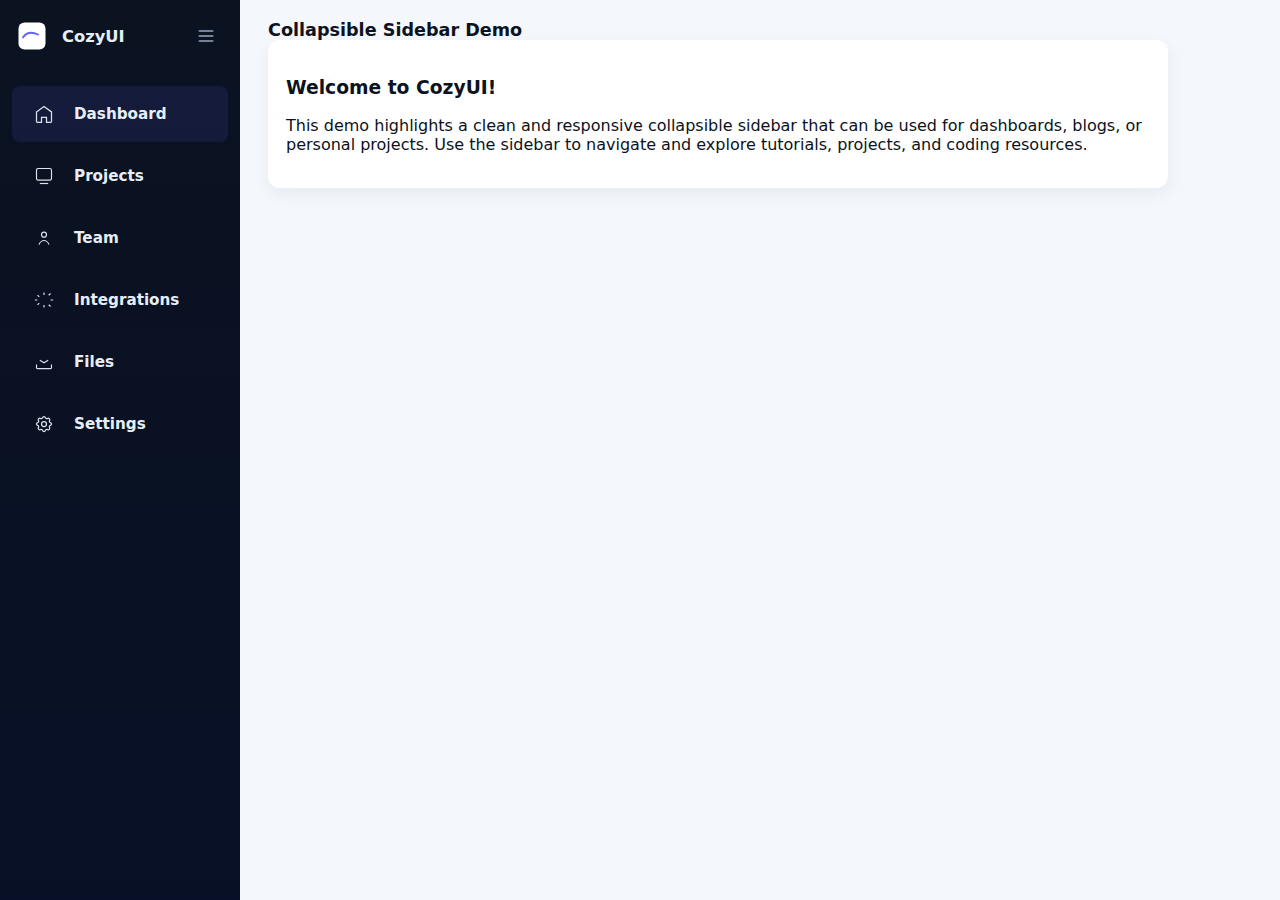
<file: Task-1/index.html>
<!doctype html>
<html lang="en">

<head>
  <meta charset="utf-8" />
  <meta name="viewport" content="width=device-width,initial-scale=1" />
  <title>Collapsible Sidebar</title>
  <link rel="stylesheet" href="style.css" />
</head>

<body>
  <div class="app">
    <aside id="sidebar">
      <div class="sidebar-top">
        <div class="logo">
          <svg class="logo-mark" viewBox="0 0 48 48" fill="none" xmlns="http://www.w3.org/2000/svg">
            <rect x="6" y="6" width="36" height="36" rx="8" fill="white" />
            <path d="M12 26C16 20 23 18 32 22" stroke="#6366f1" stroke-width="2.5" stroke-linecap="round"
              stroke-linejoin="round" />
          </svg>
          <span class="logo-text">CozyUI</span>
        </div>
        
        <button id="button" class="style-scope yt-icon-button" aria-label="Collapse sidebar" aria-pressed="false">
          <svg viewBox="0 0 24 24" fill="none">
            <path d="M4 6h16M4 12h16M4 18h16" stroke="currentColor" stroke-width="2" stroke-linecap="round"
              stroke-linejoin="round" />
          </svg>
        </button>
      </div>
      <nav class="nav">
        <ul>
          <li>
            <a href="#" class="active">
              <span class="icon">
                <svg viewBox="0 0 24 24" fill="none" stroke="currentColor" stroke-width="1.5">
                  <path d="M3 9.5L12 3l9 6.5V21a1 1 0 0 1-1 1h-5v-6H9v6H4a1 1 0 0 1-1-1V9.5z" />
                </svg>
              </span>
              <span class="label">Dashboard</span>
            </a>
          </li>
          <li><a href="#"><span class="icon"><svg viewBox="0 0 24 24" fill="none">
                  <rect x="3" y="3" width="18" height="14" rx="2" stroke="currentColor" stroke-width="1.4" />
                  <path d="M7 21h10" stroke="currentColor" stroke-width="1.4" />
                </svg></span><span class="label">Projects</span></a></li>
          <li><a href="#"><span class="icon"><svg viewBox="0 0 24 24" fill="none">
                  <circle cx="12" cy="8" r="3" stroke="currentColor" stroke-width="1.4" />
                  <path d="M6 20c1-3 4-5 6-5s5 2 6 5" stroke="currentColor" stroke-width="1.4" />
                </svg></span><span class="label">Team</span></a></li>
          <li><a href="#"><span class="icon"><svg viewBox="0 0 24 24" fill="none">
                  <path
                    d="M12 3v3M12 18v3M4.2 6.2l2.1 2.1M17.7 17.7l2.1 2.1M1 12h3M20 12h3M4.2 17.8l2.1-2.1M17.7 6.3l2.1-2.1"
                    stroke="currentColor" stroke-width="1.4" />
                </svg></span><span class="label">Integrations</span></a></li>
          <li><a href="#"><span class="icon"><svg viewBox="0 0 24 24" fill="none">
                  <path d="M21 15v4a1 1 0 0 1-1 1H4a1 1 0 0 1-1-1v-4" stroke="currentColor" stroke-width="1.4" />
                  <path d="M7 10l5 3 5-3" stroke="currentColor" stroke-width="1.4" />
                </svg></span><span class="label">Files</span></a></li>
          <li>
            <a href="#">
              <span class="icon">
                <svg viewBox="0 0 24 24" fill="none" stroke="currentColor" stroke-width="1.5">
                  <path
                    d="M10.325 4.317c.426-1.756 2.924-1.756 3.35 0a1.724 1.724 0 002.591 1.009c1.543-.89 3.313.88 2.424 2.423a1.724 1.724 0 001.009 2.592c1.756.426 1.756 2.924 0 3.35a1.724 1.724 0 00-1.009 2.591c.89 1.543-.88 3.313-2.423 2.424a1.724 1.724 0 00-2.592 1.009c-.426 1.756-2.924 1.756-3.35 0a1.724 1.724 0 00-2.591-1.009c-1.543.89-3.313-.88-2.424-2.423a1.724 1.724 0 00-1.009-2.592c-1.756-.426-1.756-2.924 0-3.35a1.724 1.724 0 001.009-2.591c-.89-1.543.88-3.313 2.423-2.424.996.573 2.243.07 2.591-1.009z" />
                  <circle cx="12" cy="12" r="3" />
                </svg>
              </span>
              <span class="label">Settings</span>
            </a>
          </li>
        </ul>
      </nav>


    </aside>
    <div class="content">
      <header class="topbar">
        <button id="openBtn" class="hamburger" aria-label="Open sidebar">
          <svg viewBox="0 0 24 24" fill="none">
            <path d="M4 6h16M4 12h16M4 18h16" stroke="currentColor" stroke-width="1.6" />
          </svg>
        </button>
        <h2 class="page-title">Collapsible Sidebar Demo</h2>
      </header>
      <main>
        <section class="card">
         
          <h3>Welcome to CozyUI!</h3>
          <p> This demo highlights a clean and responsive collapsible sidebar that can be used for dashboards, blogs, or personal projects. Use the sidebar to navigate and explore tutorials, projects, and coding resources. </p>
        </section>
      </main>
    </div>
    <div id="overlay"></div>
  </div>
  <script src="script.js"></script>
</body>

</html>
</file>
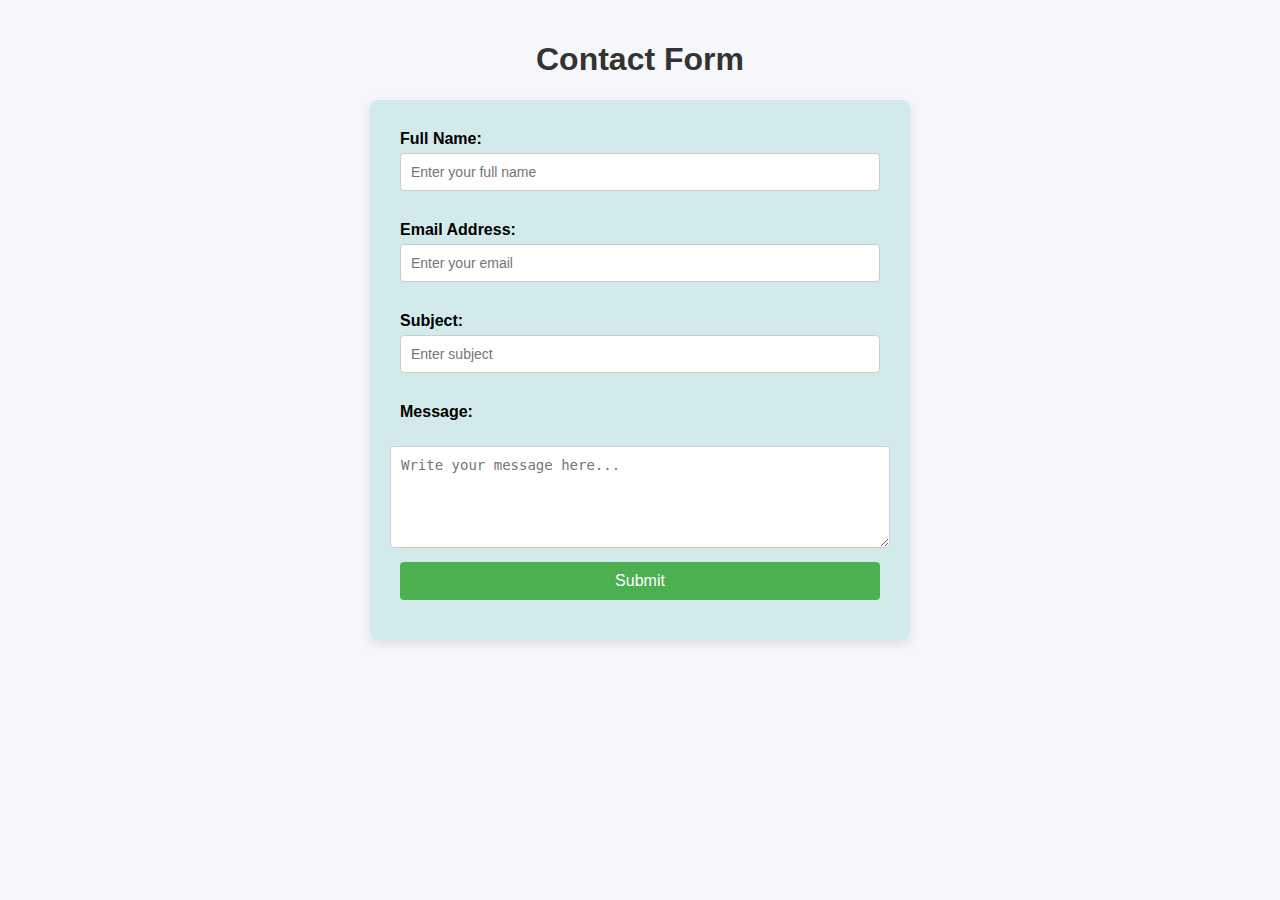
<file: Task-2/index.html>
<!DOCTYPE html>
<html lang="en">

<head>
    <meta charset="UTF-8">
    <meta name="viewport" content="width=device-width, initial-scale=1.0">
    <title>Contact Form</title>
    <link rel="stylesheet" href="style.css">
</head>

<body>
    <h1>Contact Form</h1>
    <form id="contactForm" class="multiple" novalidate>

        <div>
            <span class="red">
                <label for="fullname">Full Name:</label>
                <input type="text" id="fullname" name="fullname" placeholder="Enter your full name" required>
            </span>
        </div>

        <div>
            <span class="red">
                <label for="email">Email Address:</label>
                <input type="email" id="email" name="email" placeholder="Enter your email" required>
            </span>
        </div>

        <div>
            <span class="red">
                <label for="subject">Subject:</label>
                <input type="text" id="subject" name="subject" placeholder="Enter subject" required>
            </span>
        </div>

        <div>
            <span class="red">
                <label for="message">Message:</label>
            </span>
        </div>
        <div>
            <textarea id="message" name="message" rows="5" cols="40" placeholder="Write your message here..."
                required></textarea>
        </div>

        <div>
            <span class="red">
                <input type="submit" value="Submit">
            </span>
        </div>

    </form>

    <script src="script.js"></script>
</body>

</html>
</file>
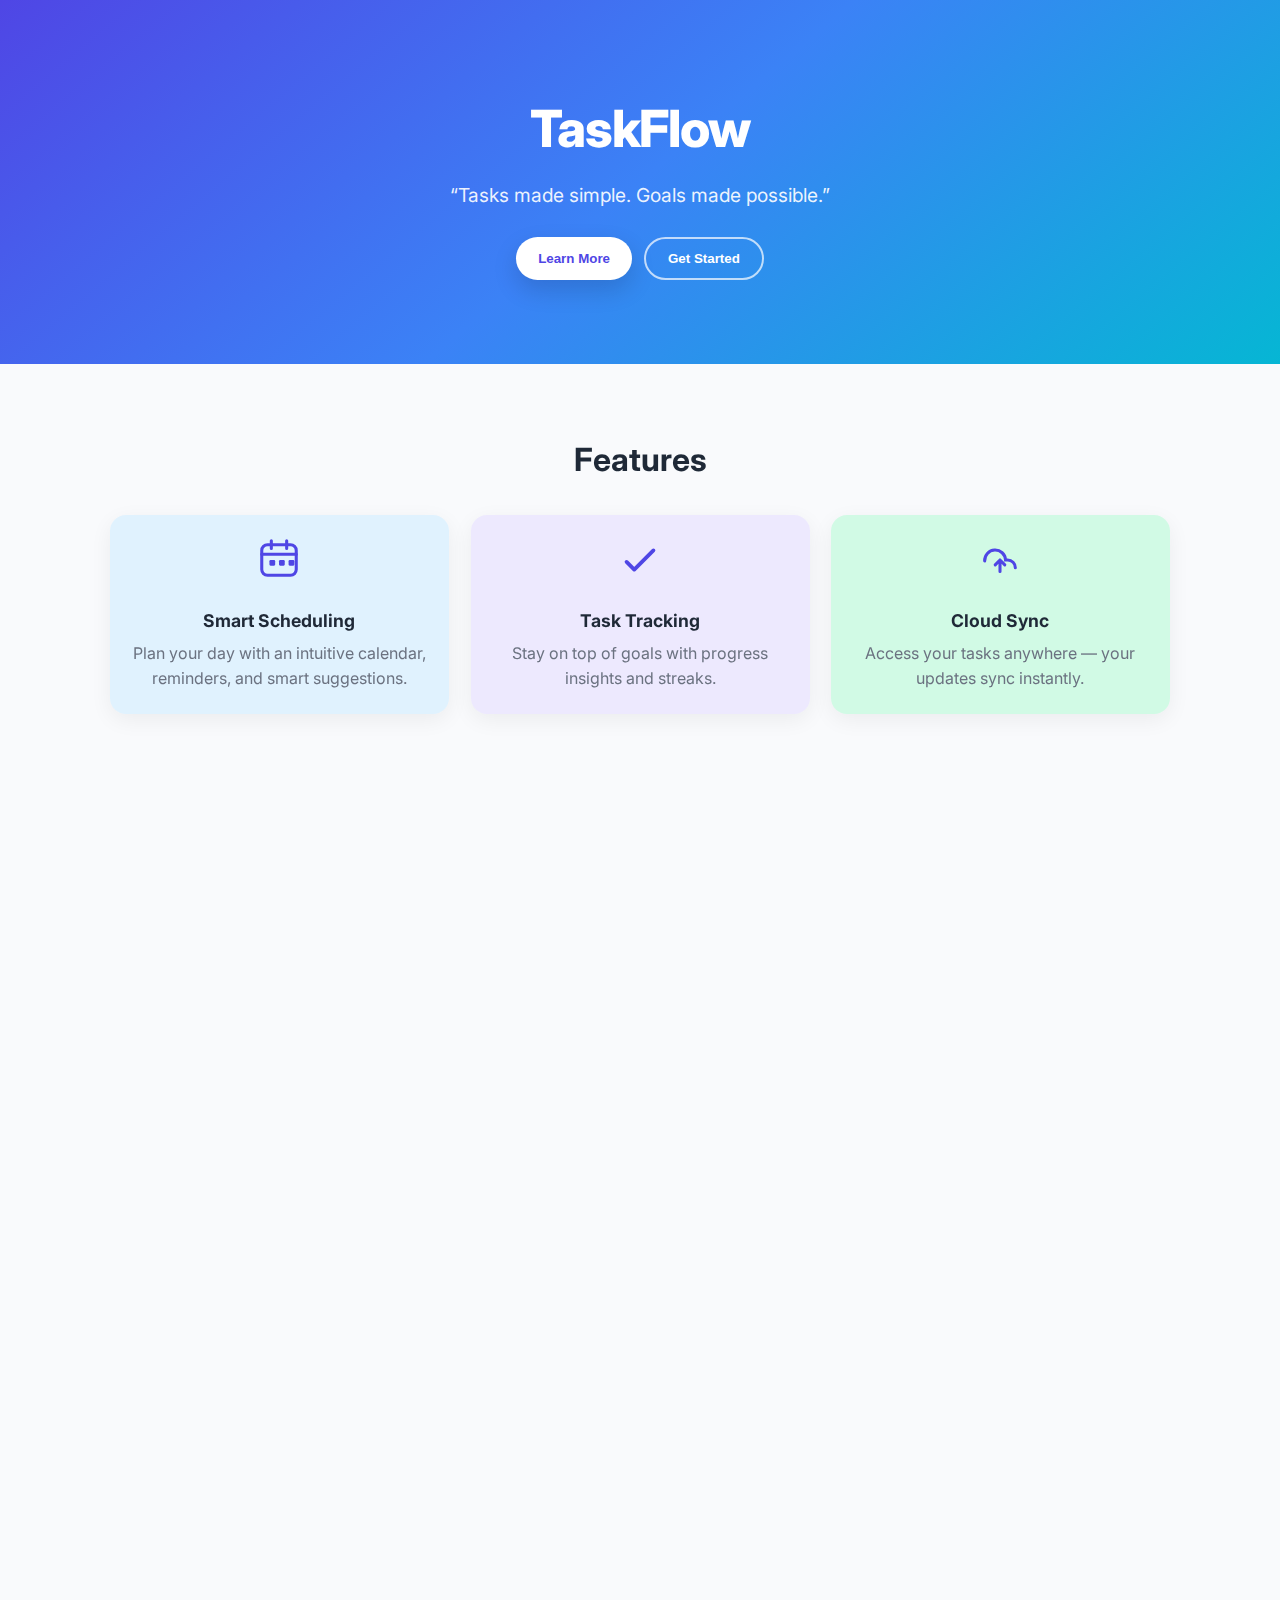
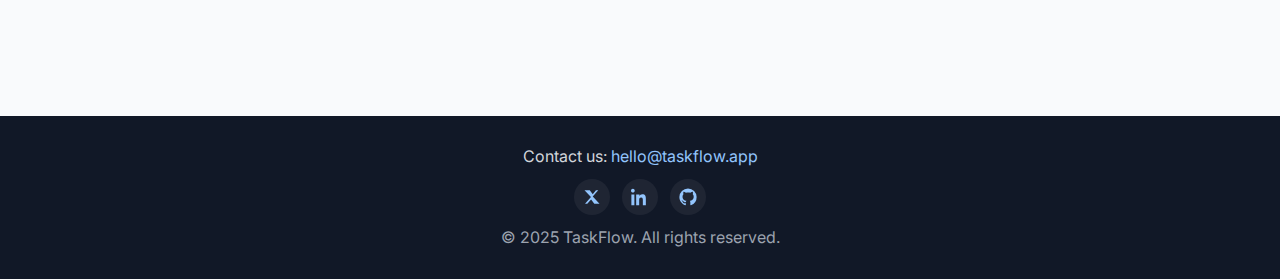
<file: Task-3/index.html>
<!DOCTYPE html>
<html lang="en">

<head>
  <meta charset="UTF-8" />
  <meta name="viewport" content="width=device-width, initial-scale=1.0" />
  <title>TaskFlow — Organize Your Life</title>
  <link href="https://fonts.googleapis.com/css2?family=Inter:wght@400;600;700&display=swap" rel="stylesheet" />
  <link rel="stylesheet" href="style.css" />
</head>

<body>

  <!-- Hero -->
  <header id="hero">
    <div class="container hero-inner">
      <h1>TaskFlow</h1>
      <p>“Tasks made simple. Goals made possible.”</p>
      <div class="hero-cta">
        <button id="ctaBtn" class="cta-button" data-target="#features">Learn More</button>
        <button class="cta-button outlined" data-target="#pricing">Get Started</button>
      </div>
    </div>
  </header>

  <!-- Features -->
  <section id="features" class="reveal">
    <div class="container">
      <h2>Features</h2>
      <div class="grid features">
        <article class="card feature-card tint-blue">
          <!-- Calendar icon -->
          <svg viewBox="0 0 24 24" aria-hidden="true" class="icon-lg">
            <rect x="3" y="4" width="18" height="16" rx="3" ry="3" stroke="currentColor" fill="none"
              stroke-width="1.6" />
            <path d="M8 2v4M16 2v4M3 9h18" stroke="currentColor" stroke-width="1.6" stroke-linecap="round" />
            <rect x="7" y="12" width="3" height="3" rx="0.6" fill="currentColor" />
            <rect x="12" y="12" width="3" height="3" rx="0.6" fill="currentColor" />
            <rect x="17" y="12" width="3" height="3" rx="0.6" fill="currentColor" />
          </svg>
          <h3>Smart Scheduling</h3>
          <p>Plan your day with an intuitive calendar, reminders, and smart suggestions.</p>
        </article>

        <article class="card feature-card tint-purple">
          <!-- Check icon -->
          <svg viewBox="0 0 24 24" aria-hidden="true" class="icon-lg">
            <path d="M5 13l4 4L19 7" fill="none" stroke="currentColor" stroke-width="2" stroke-linecap="round"
              stroke-linejoin="round" />
          </svg>
          <h3>Task Tracking</h3>
          <p>Stay on top of goals with progress insights and streaks.</p>
        </article>

        <article class="card feature-card tint-mint">
          <!-- Cloud upload icon -->
          <svg viewBox="0 0 24 24" aria-hidden="true" class="icon-lg">
            <path d="M20 16a4 4 0 0 0-4-4h-1.1A5 5 0 1 0 4 12.5" fill="none" stroke="currentColor" stroke-width="1.6"
              stroke-linecap="round" />
            <path d="M12 12v6M9.5 14.5L12 12l2.5 2.5" fill="none" stroke="currentColor" stroke-width="1.6"
              stroke-linecap="round" stroke-linejoin="round" />
          </svg>
          <h3>Cloud Sync</h3>
          <p>Access your tasks anywhere — your updates sync instantly.</p>
        </article>
      </div>
    </div>
  </section>

  <!-- Testimonials -->
  <section id="testimonials" class="reveal">
    <div class="container">
      <h2>Loved by productive people</h2>
      <div class="grid testimonials">
        <figure class="card testimonial">
          <div class="avatar" aria-hidden="true">S</div>
          <blockquote>“TaskFlow completely changed how I organize my work!”</blockquote>
          <figcaption>Sarah, Product Designer</figcaption>
        </figure>
        <figure class="card testimonial">
          <div class="avatar" aria-hidden="true">A</div>
          <blockquote>“Simple, effective, and beautiful. I get more done.”</blockquote>
          <figcaption>Alex, Developer</figcaption>
        </figure>
        <figure class="card testimonial">
          <div class="avatar" aria-hidden="true">P</div>
          <blockquote>“The best task manager I’ve ever used.”</blockquote>
          <figcaption>Priya, Team Lead</figcaption>
        </figure>
      </div>
    </div>
  </section>

  <!-- Pricing -->
  <section id="pricing" class="reveal">
    <div class="container">
      <h2>Pricing</h2>
      <div class="grid pricing-options">
        <article class="card pricing-card">
          <h3>Free</h3>
          <p class="price">$0</p>
          <ul class="features-list">
            <li>Unlimited tasks</li>
            <li>Basic reminders</li>
            <li>1 device sync</li>
          </ul>
          <button class="btn-choose">Choose</button>
        </article>

        <article class="card pricing-card highlight">
          <div class="badge">Popular</div>
          <h3>Pro</h3>
          <p class="price">$9<span>/mo</span></p>
          <ul class="features-list">
            <li>Recurring tasks</li>
            <li>Calendar integration</li>
            <li>Unlimited devices</li>
          </ul>
          <button class="btn-choose primary">Choose</button>
        </article>

        <article class="card pricing-card">
          <h3>Team</h3>
          <p class="price">$29<span>/mo</span></p>
          <ul class="features-list">
            <li>Shared projects</li>
            <li>Advanced permissions</li>
            <li>Admin dashboard</li>
          </ul>
          <button class="btn-choose">Choose</button>
        </article>
      </div>
    </div>
  </section>

  <!-- Footer -->
  <footer>
    <div class="container footer-inner">
      <p>Contact us: <a href="mailto:hello@taskflow.app">hello@taskflow.app</a></p>
      <div class="socials">
        <!-- X / Twitter -->
        <a href="#" aria-label="Twitter" class="social">
          <svg viewBox="0 0 24 24" aria-hidden="true">
            <path fill="currentColor" d="M17.3 3h3l-7.3 8.3L22 21h-6.9l-4.3-5.6L5.7 21H2.7l7.9-9L2 3h7l4 5.2L17.3 3z" />
          </svg>
        </a>
        <!-- LinkedIn -->
        <a href="#" aria-label="LinkedIn" class="social">
          <svg viewBox="0 0 24 24" aria-hidden="true">
            <path fill="currentColor"
              d="M4.98 3.5C4.98 4.88 3.86 6 2.5 6S0 4.88 0 3.5 1.12 1 2.5 1s2.48 1.12 2.48 2.5zM.5 8.5h4V23h-4V8.5zm7 0h3.8v2h.1c.5-1 1.7-2.2 3.7-2.2 4 0 4.7 2.6 4.7 6V23h-4v-6.6c0-1.6 0-3.7-2.3-3.7s-2.6 1.8-2.6 3.6V23h-4V8.5z" />
          </svg>
        </a>
        <!-- GitHub -->
        <a href="#" aria-label="GitHub" class="social">
          <svg viewBox="0 0 24 24" aria-hidden="true">
            <path fill="currentColor"
              d="M12 .5A11.5 11.5 0 0 0 .5 12c0 5.07 3.29 9.37 7.86 10.9.58.1.79-.25.79-.56v-2c-3.2.7-3.87-1.35-3.87-1.35-.53-1.35-1.3-1.72-1.3-1.72-1.06-.73.08-.72.08-.72 1.17.09 1.78 1.2 1.78 1.2 1.04 1.77 2.73 1.26 3.4.96.1-.76.4-1.27.72-1.56-2.55-.29-5.23-1.3-5.23-5.78 0-1.28.46-2.33 1.2-3.15-.12-.3-.52-1.51.11-3.15 0 0 .98-.31 3.2 1.2.93-.26 1.93-.39 2.92-.39s1.99.13 2.92.39c2.22-1.51 3.2-1.2 3.2-1.2.63 1.64.23 2.85.11 3.15.75.82 1.2 1.87 1.2 3.15 0 4.49-2.69 5.48-5.25 5.77.41.35.77 1.04.77 2.1v3.11c0 .31.21.66.79.56A11.5 11.5 0 0 0 23.5 12 11.5 11.5 0 0 0 12 .5z" />
          </svg>
        </a>
      </div>
      <p class="copy">© 2025 TaskFlow. All rights reserved.</p>
    </div>
  </footer>

  <script src="script.js"></script>
</body>

</html>
</file>
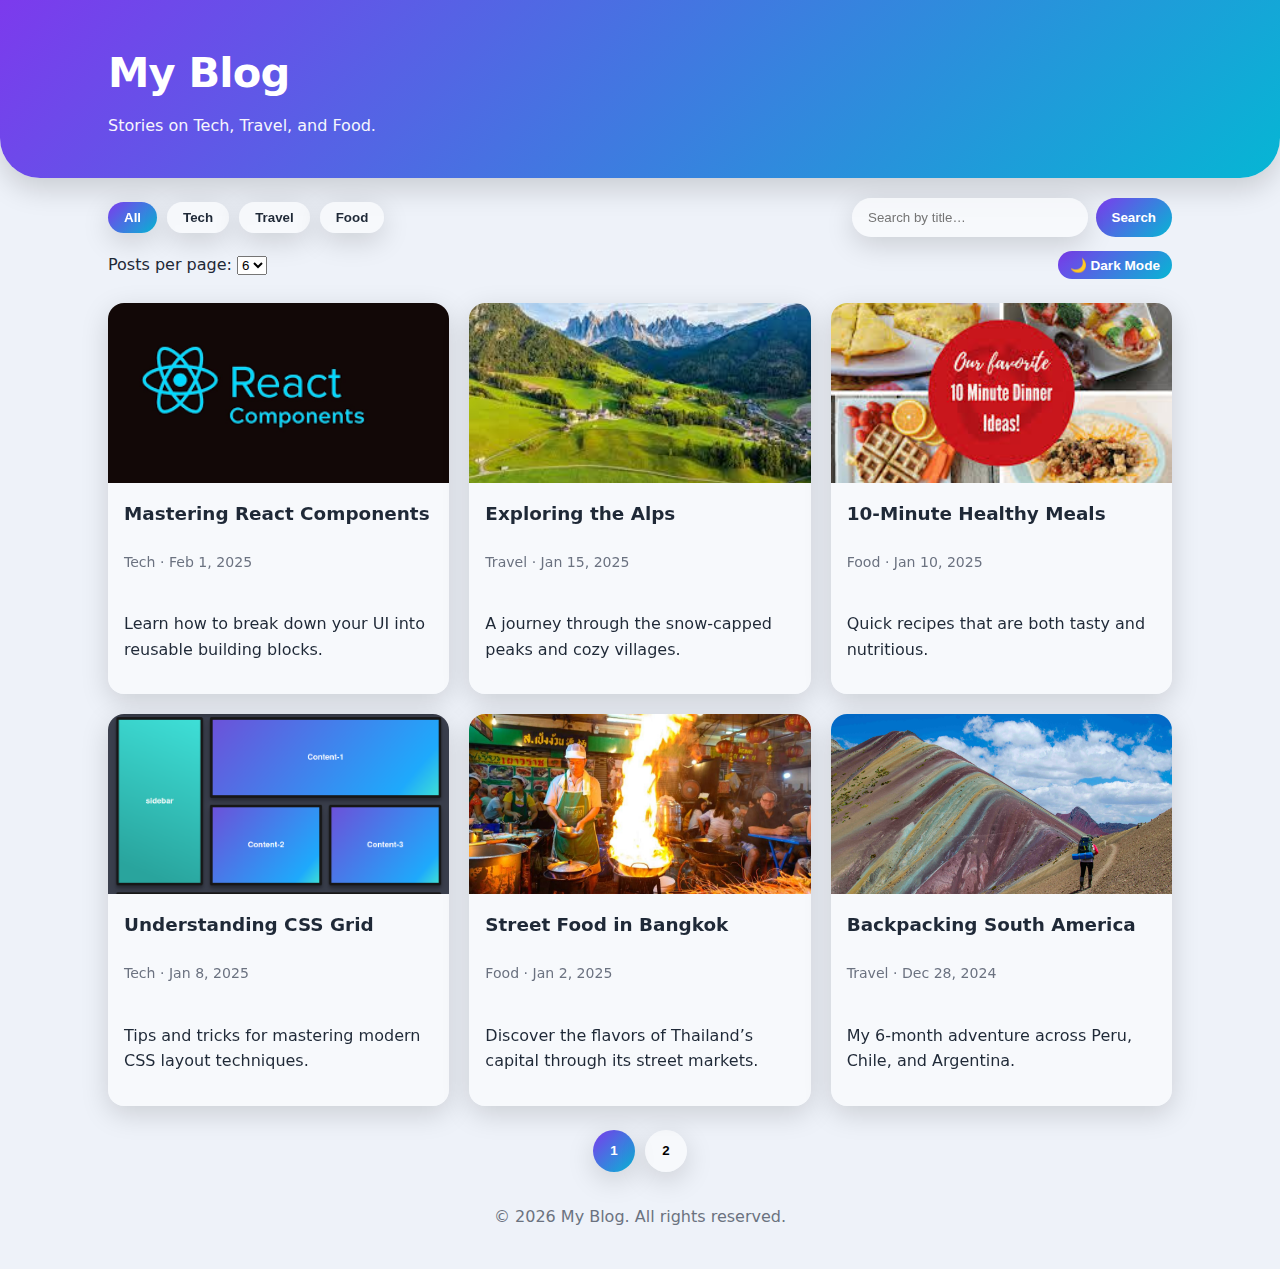
<file: Task-4/index.html>
<!DOCTYPE html>
<html lang="en">

<head>
  <meta charset="UTF-8" />
  <meta name="viewport" content="width=device-width, initial-scale=1" />
  <title>My Blog — Homepage</title>
  <link rel="stylesheet" href="style.css" />
</head>

<body>
  <header class="site-header">
    <div class="container">
      <h1 class="brand">My Blog</h1>
      <p class="tagline">Stories on Tech, Travel, and Food.</p>
    </div>
  </header>

  <main class="container">
    <!-- Controls -->
    <section class="controls" aria-label="Filters">
      <div class="filters" role="tablist" aria-label="Categories">
        <button class="filter-btn active" data-category="All" role="tab" aria-selected="true">All</button>
        <button class="filter-btn" data-category="Tech" role="tab" aria-selected="false">Tech</button>
        <button class="filter-btn" data-category="Travel" role="tab" aria-selected="false">Travel</button>
        <button class="filter-btn" data-category="Food" role="tab" aria-selected="false">Food</button>
      </div>

      <form class="search" id="searchForm" role="search" aria-label="Search posts">
        <input id="searchInput" type="search" placeholder="Search by title…" aria-label="Search by title" />
        <button class="btn" type="submit">Search</button>
      </form>
    </section>

    <!-- New toolbar -->
    <section class="toolbar">
      <label>
        Posts per page:
        <select id="perPageSelect">
          <option value="3">3</option>
          <option value="6" selected>6</option>
          <option value="9">9</option>
        </select>
      </label>

      <button id="darkToggle" class="btn small">🌙 Dark Mode</button>
    </section>

    <!-- Posts grid -->
    <section id="posts" class="grid" aria-live="polite" aria-busy="false"></section>

    <!-- Empty state -->
    <p id="emptyState" class="empty" hidden>No posts match your filters.</p>

    <!-- Pagination -->
    <nav id="pagination" class="pagination" role="navigation" aria-label="Pagination"></nav>
  </main>

  <footer class="container footer">
    © <span id="year"></span> My Blog. All rights reserved.
  </footer>

  <script src="script.js"></script>
</body>

</html>
</file>
<file: Task-1/style.css>
:root{
  --sidebar-width: 240px;
  --sidebar-collapsed-width: 68px;
  --transition: 260ms cubic-bezier(.2,.9,.2,1);
  --bg: #0b1220;
  --muted-bg: rgba(255,255,255,0.03);
  --accent: #6366f1;
  --text: #e6eef8;
  --muted: #9aa6bf;
}

*{box-sizing:border-box}
html,body{height:100%}
body{
  margin:0;
  font-family: Inter, ui-sans-serif, system-ui, -apple-system, "Segoe UI", Roboto, "Helvetica Neue", Arial;
  background: #f4f7fb;
  color: #0b1220;
}

/* App layout */
.app{display:flex;min-height:100vh}

/* Sidebar styles */
#sidebar{
  width:var(--sidebar-width);
  background: linear-gradient(180deg,var(--bg), #071026);
  color:var(--text);
  transition: width var(--transition), transform var(--transition);
  display:flex;
  flex-direction:column;
  min-height:100vh;
  z-index:1000;
}
.sidebar-top{
  display:flex;align-items:center;justify-content:space-between;
  padding:16px 14px;gap:8px;
}
.logo{display:flex;align-items:center;gap:12px}
.logo-mark{width:36px;height:36px;flex:0 0 36px}
.logo-text{font-weight:700;font-size:1.02rem;color:var(--text);transition:opacity var(--transition), transform var(--transition)}

/* yt-icon-button */
.style-scope.yt-icon-button {
  background: transparent;
  border: none;
  color: var(--muted);
  width: 40px;
  height: 40px;
  border-radius: 10px;
  display: inline-flex;
  align-items: center;
  justify-content: center;
  cursor: pointer;
  margin-left: 4px;
}
.style-scope.yt-icon-button svg {
  width: 20px;
  height: 20px;
  transition: transform var(--transition);
}



/* Collapsed sidebar */
body.collapsed #sidebar{
  width:var(--sidebar-collapsed-width);
}

body.collapsed .sidebar-top {
  justify-content: flex-end; 
  padding: 12px 4px;
  gap: 0;
}


body.collapsed .logo-text {
  display: none;
}

/* Remove left margin for button in collapsed sidebar */
body.collapsed .style-scope.yt-icon-button {
  margin-left: 0;
}

/* Rotate the button icon when collapsed */
body.collapsed .style-scope.yt-icon-button svg {
  transform: rotate(180deg);
}

nav.nav{padding:6px 8px}
nav ul{list-style:none;margin:8px 0;padding:0}
nav li{margin:6px 4px}
nav a{
  display:flex;align-items:center;gap:12px;
  padding:10px 14px;
  border-radius:8px;
  color:var(--text);
  text-decoration:none;
  font-weight:600;
  font-size:0.95rem;
  transition:background var(--transition);
}
nav a .icon{display:inline-flex;align-items:center;justify-content:center;width:36px;height:36px;border-radius:8px}
nav a .icon svg{width:20px;height:20px;opacity:0.95}
nav a:hover{background:var(--muted-bg)}
nav a.active{background:rgba(99,102,241,0.12)}

.label{transition:opacity var(--transition), transform var(--transition);white-space:nowrap}

.sidebar-bottom{margin-top:auto;padding:12px}
.btn-ghost{
  width:100%;
  padding:10px 12px;
  border-radius:8px;
  background:transparent;
  border:1px solid rgba(255,255,255,0.04);
  color:var(--muted);
  font-weight:700;
  cursor:pointer;
}

/* Content area */
.content{flex:1;padding:20px 28px}
.topbar{display:flex;align-items:center;gap:12px}
.page-title{margin:0;font-size:1.1rem}
.hamburger{display:none;background:transparent;border:0;padding:8px;border-radius:8px;cursor:pointer}
.hamburger svg{width:20px;height:20px}
.card{
  background:white;
  padding:18px;
  border-radius:12px;
  box-shadow:0 6px 18px rgba(16,24,40,0.06);
  max-width:900px;
}

/* Collapsed state */
body.collapsed .logo-text,
body.collapsed .label,

/* Collapsed mode: stack icon and label vertically */
body.collapsed nav a {
  flex-direction: column; /* Stack vertically */
  justify-content: center;
  padding: 12px 0;
  gap: 4px; /* Space between icon and text */
}

body.collapsed nav a .icon {
  width: 36px;
  height: 36px;
  display: flex;
  align-items: center;
  justify-content: center;
}

body.collapsed nav a .icon svg {
  width: 22px;
  height: 22px;
  stroke: #ffffff; /* White icons */
}

body.collapsed nav a .label {
  opacity: 1 !important; /* Always visible in collapsed mode */
  transform: none !important;
  font-size: 0.65rem;
  white-space: normal;
  text-align: center;
  color: var(--muted); /* Slightly dim text */
}

body.collapsed nav a.active .label {
  color: var(--accent); /* Highlight active text */
}


body.collapsed nav a:hover .icon {
  background-color: rgba(99, 102, 241, 0.2); /* Light accent background on hover */
}

body.collapsed nav a.active .icon {
  background-color: rgba(99, 102, 241, 0.35); /* Stronger background for active item */
}



/* Settings icon sizing */
.sidebar-bottom .btn-ghost .icon svg {
  width: 22px;
  height: 22px;
}

@media (min-width: 769px) {
  body.collapsed .sidebar-bottom .btn-ghost .icon svg {
    width: 22px; /* same as other icons */
    height: 22px;
    stroke: #ffffff;
  }
}



#overlay{position:fixed;inset:0;background:rgba(2,6,23,0.45);z-index:900;display:none}
#overlay.visible{display:block}

@media (max-width: 768px){
  .hamburger{display:inline-flex}
  #sidebar{position:fixed;left:0;top:0;height:100vh;transform:translateX(-110%);box-shadow:0 8px 30px rgba(2,6,23,0.25)}
  body.sidebar-open #sidebar{transform:translateX(0)}
  body.sidebar-open #overlay{display:block}
  body.collapsed #sidebar{width:var(--sidebar-width)}
  body.collapsed .logo-text, body.collapsed .label{opacity:1;transform:none}
}
</file>
<file: Task-2/style.css>
body {
    font-family: Arial, sans-serif;
    background-color: #f5f7fa;
    margin: 0;
    padding: 20px;
}

h1 {
    text-align: center;
    color: #333;
}

.multiple {
    background-color: rgba(194, 229, 226, 0.683);
    max-width: 500px;
    margin: auto;
    padding: 20px;
    border-radius: 8px;
    box-shadow: 0 4px 12px rgba(0, 0, 0, 0.1);
}

.red {
    display: block;
    margin-bottom: 10px;
    color: black;   
    padding: 10px;
    border-radius: 5px;
}

label {
    font-weight: bold;
    display: block;
    margin-bottom: 5px;
}

input[type="text"],
input[type="email"],
textarea {
    width: 100%;
    padding: 10px;
    border: 1px solid #ccc;
    border-radius: 4px;
    box-sizing: border-box;
    font-size: 14px;
}

textarea {
    resize: vertical;
}

input[type="submit"] {
    background-color: #4CAF50;  
    color: white;              
    padding: 10px 20px;
    border: none;
    border-radius: 4px;
    cursor: pointer;
    font-size: 16px;
    width: 100%;
}

input[type="submit"]:hover {
    background-color: #19701c;  
}

@media (max-width: 600px) {
    .multiple {
        padding: 15px;
    }
}
</file>
<file: Task-3/style.css>
:root{
  --bg: #f9fafc;
  --text: #1f2937;
  --muted: #6b7280;
  --brand: #4f46e5; 
  --brand-2: #3b82f6; 
  --brand-3: #06b6d4; 
  --card: #ffffff;
  --shadow: 0 6px 22px rgba(2,6,23,0.06);
  --radius: 16px;
}

*{margin:0;padding:0;box-sizing:border-box}
html,body{height:100%}
body{
  font-family: 'Inter', system-ui, -apple-system, Segoe UI, Roboto, Arial, sans-serif;
  color: var(--text);
  background: var(--bg);
  line-height: 1.6;
}

/* Layout helpers */
.container{
  max-width: 1100px;
  margin: 0 auto;
  padding: 0 20px;
}
.grid{
  display: grid;
  gap: 22px;
}

/* --------------------------------
   HERO
----------------------------------*/
#hero{
  background: linear-gradient(140deg, var(--brand) 0%, var(--brand-2) 50%, var(--brand-3) 100%);
  color: #fff;
}
.hero-inner{
  padding: 88px 0 84px;
  text-align:center;
}
#hero h1{
  font-size: clamp(2rem, 4.5vw, 3.2rem);
  font-weight: 800;
  letter-spacing: -0.02em;
}
#hero p{
  margin: 10px auto 26px;
  font-size: clamp(1rem, 2.2vw, 1.2rem);
  color: rgba(255,255,255,.92);
  max-width: 680px;
}
.hero-cta{
  display:flex;
  gap:12px;
  justify-content:center;
  flex-wrap:wrap;
}
.cta-button{
  background:#fff;
  color: var(--brand);
  border: 0;
  border-radius: 999px;
  padding: 12px 22px;
  font-weight: 700;
  cursor:pointer;
  transition: transform .15s ease, box-shadow .2s ease, background .2s ease, color .2s ease;
  box-shadow: 0 10px 24px rgba(2,6,23,0.15);
}
.cta-button:hover{ transform: translateY(-2px) }
.cta-button.outlined{
  background: transparent;
  color:#fff;
  border: 2px solid rgba(255,255,255,.7);
  box-shadow: none;
}
.cta-button.outlined:hover{
  background: rgba(255,255,255,.12);
}

/* --------------------------------
   SECTIONS
----------------------------------*/
section{ padding: 70px 0 }
section h2{
  text-align:center;
  font-size: clamp(1.4rem, 3vw, 2rem);
  margin-bottom: 30px;
}

/* Features */
.features{
  grid-template-columns: repeat(auto-fit, minmax(260px,1fr));
}
.card{
  background: var(--card);
  border-radius: var(--radius);
  padding: 22px;
  box-shadow: var(--shadow);
}
.feature-card{
  text-align:center;
  position:relative;
  overflow:hidden;
}
.icon-lg{
  width: 46px;
  height: 46px;
  color: var(--brand);
  margin-bottom: 10px;
}
.feature-card h3{ font-size: 1.1rem; margin: 6px 0 6px }
.feature-card p{ color: var(--muted) }

/* colorful tints */
.tint-blue{ background: #e0f2fe }
.tint-purple{ background: #ede9fe }
.tint-mint{ background: #d1fae5 }

/* Testimonials */
#testimonials{
  background: linear-gradient(135deg, var(--brand-2), var(--brand-3));
  color: #fff;
}
#testimonials h2{ color:#fff }
.testimonials{
  grid-template-columns: repeat(auto-fit, minmax(260px,1fr));
}
.testimonial{
  background: rgba(255,255,255,.12);
  border: 1px solid rgba(255,255,255,.15);
  text-align:center;
}
.testimonial blockquote{ font-style: italic }
.testimonial figcaption{
  opacity:.95;
  margin-top: 10px;
  font-weight:600;
}
.avatar{
  width: 48px; height: 48px; border-radius: 50%;
  background: rgba(255,255,255,.22);
  display:inline-flex; align-items:center; justify-content:center;
  font-weight:800; margin-bottom: 10px;
}

/* Pricing */
.pricing-options{
  grid-template-columns: repeat(auto-fit, minmax(260px,1fr));
  align-items: stretch;
}
.pricing-card{
  display:flex; flex-direction:column; align-items:stretch; text-align:center;
  position: relative;
}
.pricing-card .price{
  font-size: 2rem; color: var(--brand);
  margin: 8px 0 14px;
}
.pricing-card .price span{ font-size: .9rem; color: var(--muted) }
.features-list{
  list-style: none;
  color: var(--muted);
  display: grid; gap: 8px;
  margin: 0 0 18px;
  padding:0;
}
.btn-choose{
  margin-top: auto;
  padding: 12px 16px;
  border-radius: 10px;
  border: 1.5px solid #e5e7eb;
  background: #fff;
  font-weight: 700;
  cursor: pointer;
  transition: transform .15s ease, box-shadow .2s ease, background .2s ease;
}
.btn-choose:hover{ transform: translateY(-2px); box-shadow: var(--shadow) }
.btn-choose.primary{
  background: var(--brand);
  color:#fff; border-color: transparent;
}
.pricing-card.highlight{
  outline: 3px solid rgba(79,70,229,.25);
  transform: translateY(-2px);
}
.badge{
  position:absolute; top: 14px; right: 14px;
  background: #ef4444; color:#fff;
  font-size: .75rem; font-weight: 800;
  padding: 6px 8px; border-radius: 999px;
}

/* Footer */
footer{
  background: #111827; color:#d1d5db;
  padding: 28px 0;
}
.footer-inner{
  display:grid; gap: 10px;
  justify-items: center;
  text-align:center;
}
.footer-inner a{ color:#93c5fd; text-decoration: none }
.footer-inner a:hover{ color:#fff }
.socials{ display:flex; gap: 12px }
.social{
  width: 36px; height: 36px; border-radius: 50%;
  display:inline-flex; align-items:center; justify-content:center;
  background: rgba(255,255,255,.06); color:#cbd5e1;
  transition: transform .15s ease, background .2s ease, color .2s ease;
}
.social:hover{ transform: translateY(-2px); background: rgba(255,255,255,.12); color:#fff }
.social svg{ width: 18px; height: 18px }
.copy{ color:#9ca3af }

/* --------------------------------
   SCROLL REVEAL ANIMATION
----------------------------------*/
.reveal{
  opacity: 0;
  transform: translateY(26px);
  will-change: opacity, transform;
  transition: opacity .7s ease, transform .7s ease;
}
.reveal.is-visible{
  opacity: 1;
  transform: none;
}

/* --------------------------------
   RESPONSIVE TWEAKS
----------------------------------*/
@media (max-width: 640px){
  .hero-inner{ padding: 70px 0 }
  .cta-button{ width: 100%; max-width: 280px }
}
</file>
<file: Task-4/style.css>
:root {
  --bg: #eef2f9;
  --card: rgba(255, 255, 255, 0.55);
  --text: #1f2937;
  --muted: #6b7280;
  --brand: #7c3aed;
  --brand-2: #06b6d4;
  --radius: 16px;
  --shadow: 0 8px 28px rgba(0, 0, 0, 0.15);
  --transition: 0.3s ease;
}

body.dark {
  --bg: #0f172a;
  --card: rgba(40, 50, 70, 0.85); /* Darker card color for dark mode */
  --text: #f1f5f9;
  --muted: #94a3b8;
  --brand: #06b6d4;
  --brand-2: #7c3aed;
  --shadow: 0 8px 28px rgba(255, 255, 255, 0.08);
}

* {
  box-sizing: border-box;
  transition: background var(--transition), color var(--transition), border var(--transition);
}

html, body { height: 100%; }
body {
  margin: 0;
  font-family: "Inter", system-ui, sans-serif;
  color: var(--text);
  background: var(--bg);
  line-height: 1.6;
}

.container { max-width: 1100px; margin: 0 auto; padding: 0 18px; }

/* Header */
.site-header {
  background: linear-gradient(135deg, var(--brand), var(--brand-2));
  color: #fff;
  padding: 40px 0;
  border-bottom-left-radius: 40px;
  border-bottom-right-radius: 40px;
  box-shadow: 0 12px 28px rgba(0,0,0,0.15);
}
.brand {
  margin: 0 0 6px;
  font-size: clamp(2rem, 4.5vw, 2.6rem);
  letter-spacing: -0.02em;
}
.tagline { margin: 0; opacity: 0.95; }

/* Controls */
.controls {
  display: grid;
  gap: 14px;
  margin: 20px 0 12px;
}
@media (min-width: 760px) {
  .controls { grid-template-columns: 1fr 320px; align-items: center; }
}
.filters {
  display: flex;
  flex-wrap: wrap;
  gap: 10px;
}
.filter-btn {
  border: none;
  background: var(--card);
  backdrop-filter: blur(12px);
  color: var(--text);
  padding: 8px 16px;
  border-radius: 999px;
  font-weight: 700;
  cursor: pointer;
  transition: var(--transition);
  box-shadow: var(--shadow);
}
.filter-btn:hover { transform: translateY(-2px); }
.filter-btn.active {
  background: linear-gradient(135deg, var(--brand), var(--brand-2));
  color: #fff;
}

.search {
  display: flex;
  gap: 8px;
}
.search input {
  flex: 1;
  border: none;
  border-radius: 999px;
  padding: 12px 16px;
  background: var(--card);
  color: var(--text);
  backdrop-filter: blur(10px);
  outline: none;
  box-shadow: var(--shadow);
}
.search input:focus {
  border: 2px solid var(--brand);
}

.btn {
  background: linear-gradient(135deg, var(--brand), var(--brand-2));
  color: #fff;
  border: none;
  padding: 10px 16px;
  border-radius: 999px;
  font-weight: 800;
  cursor: pointer;
  transition: var(--transition);
}
.btn:hover {
  transform: scale(1.05);
  box-shadow: 0 4px 18px rgba(0,0,0,0.2);
}
.btn.small { padding: 6px 12px; font-size: 0.85rem; }

/* Toolbar */
.toolbar {
  display: flex;
  justify-content: space-between;
  align-items: center;
  margin: 14px 0 24px;
}

/* Grid */
.grid {
  display: grid;
  gap: 20px;
  grid-template-columns: repeat(auto-fit, minmax(280px, 1fr));
}

/* Card */
.card {
  background: var(--card);
  border-radius: var(--radius);
  overflow: hidden;
  box-shadow: var(--shadow);
  display: flex;
  flex-direction: column;
  transition: transform .25s ease, box-shadow .25s ease;
  backdrop-filter: blur(12px);
}
.card:hover {
  transform: translateY(-6px) scale(1.02);
  box-shadow: 0 12px 35px rgba(0,0,0,0.25);
}
.card-img {
  width: 100%;
  height: 180px;
  object-fit: cover;
}
.card-body {
  padding: 16px;
  display: grid;
  gap: 8px;
}
.card-title {
  margin: 0;
  font-size: 1.15rem;
  font-weight: 800;
}
.card-meta { color: var(--muted); font-size: 0.88rem; }
.card-desc { color: var(--text); }

/* Pagination */
.pagination {
  display: flex;
  gap: 10px;
  justify-content: center;
  margin: 24px 0 32px;
}
.page-btn {
  min-width: 42px;
  height: 42px;
  padding: 0 14px;
  border-radius: 50%;
  border: none;
  background: var(--card);
  box-shadow: var(--shadow);
  font-weight: 800;
  cursor: pointer;
  transition: var(--transition);
}
.page-btn:hover { transform: scale(1.1); }
.page-btn.active {
  background: linear-gradient(135deg, var(--brand), var(--brand-2));
  color: #fff;
}

/* Empty */
.empty {
  text-align: center;
  color: var(--muted);
  padding: 50px 0 30px;
}

/* Footer */
.footer {
  color: var(--muted);
  text-align: center;
  padding-bottom: 40px;
}

/* Optional: Additional dark mode tweaks for cards */
body.dark .card {
  box-shadow: 0 12px 35px rgba(255, 255, 255, 0.08); /* lighter shadow for contrast */
}
</file>
